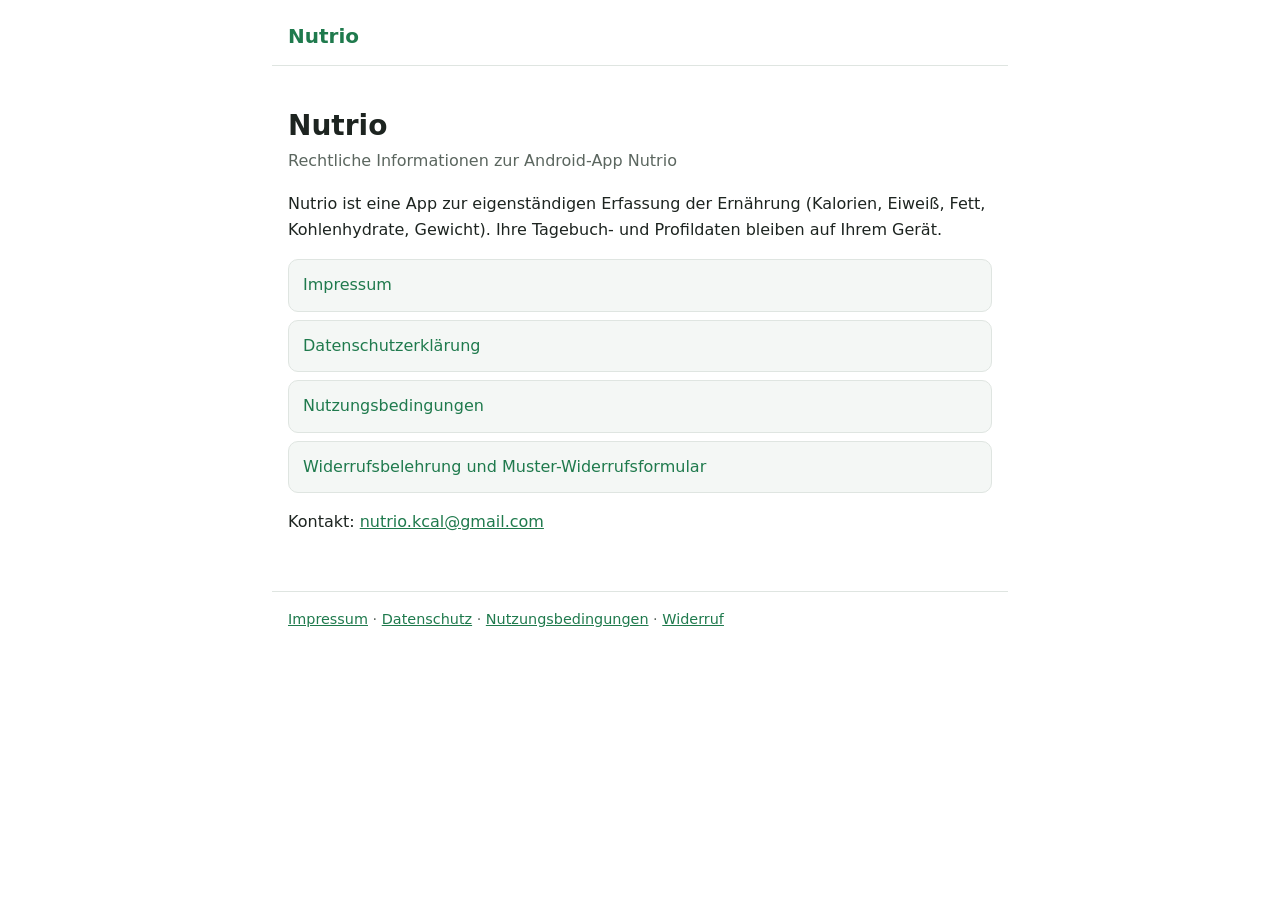
<file: index.html>
<!doctype html>
<html lang="de">
<head>
<meta charset="utf-8">
<meta name="viewport" content="width=device-width, initial-scale=1">
<title>Nutrio – Nutrio</title>
<link rel="stylesheet" href="style.css">
</head>
<body>
<header><a class="brand" href="index.html">Nutrio</a></header>
<main>
<h1>Nutrio</h1>
<p class="stand">Rechtliche Informationen zur Android-App Nutrio</p>
<p>Nutrio ist eine App zur eigenständigen Erfassung der Ernährung (Kalorien, Eiweiß, Fett, Kohlenhydrate, Gewicht). Ihre Tagebuch- und Profildaten bleiben auf Ihrem Gerät.</p>
<ul class="links">
<li><a href="impressum.html">Impressum</a></li>
<li><a href="datenschutz.html">Datenschutzerklärung</a></li>
<li><a href="nutzungsbedingungen.html">Nutzungsbedingungen</a></li>
<li><a href="widerruf.html">Widerrufsbelehrung und Muster-Widerrufsformular</a></li>
</ul>
<p>Kontakt: <a href="mailto:nutrio.kcal@gmail.com">nutrio.kcal@gmail.com</a></p>

</main>
<footer>
<nav><a href="impressum.html">Impressum</a> · <a href="datenschutz.html">Datenschutz</a> · <a href="nutzungsbedingungen.html">Nutzungsbedingungen</a> · <a href="widerruf.html">Widerruf</a></nav>
</footer>
</body>
</html>
</file>
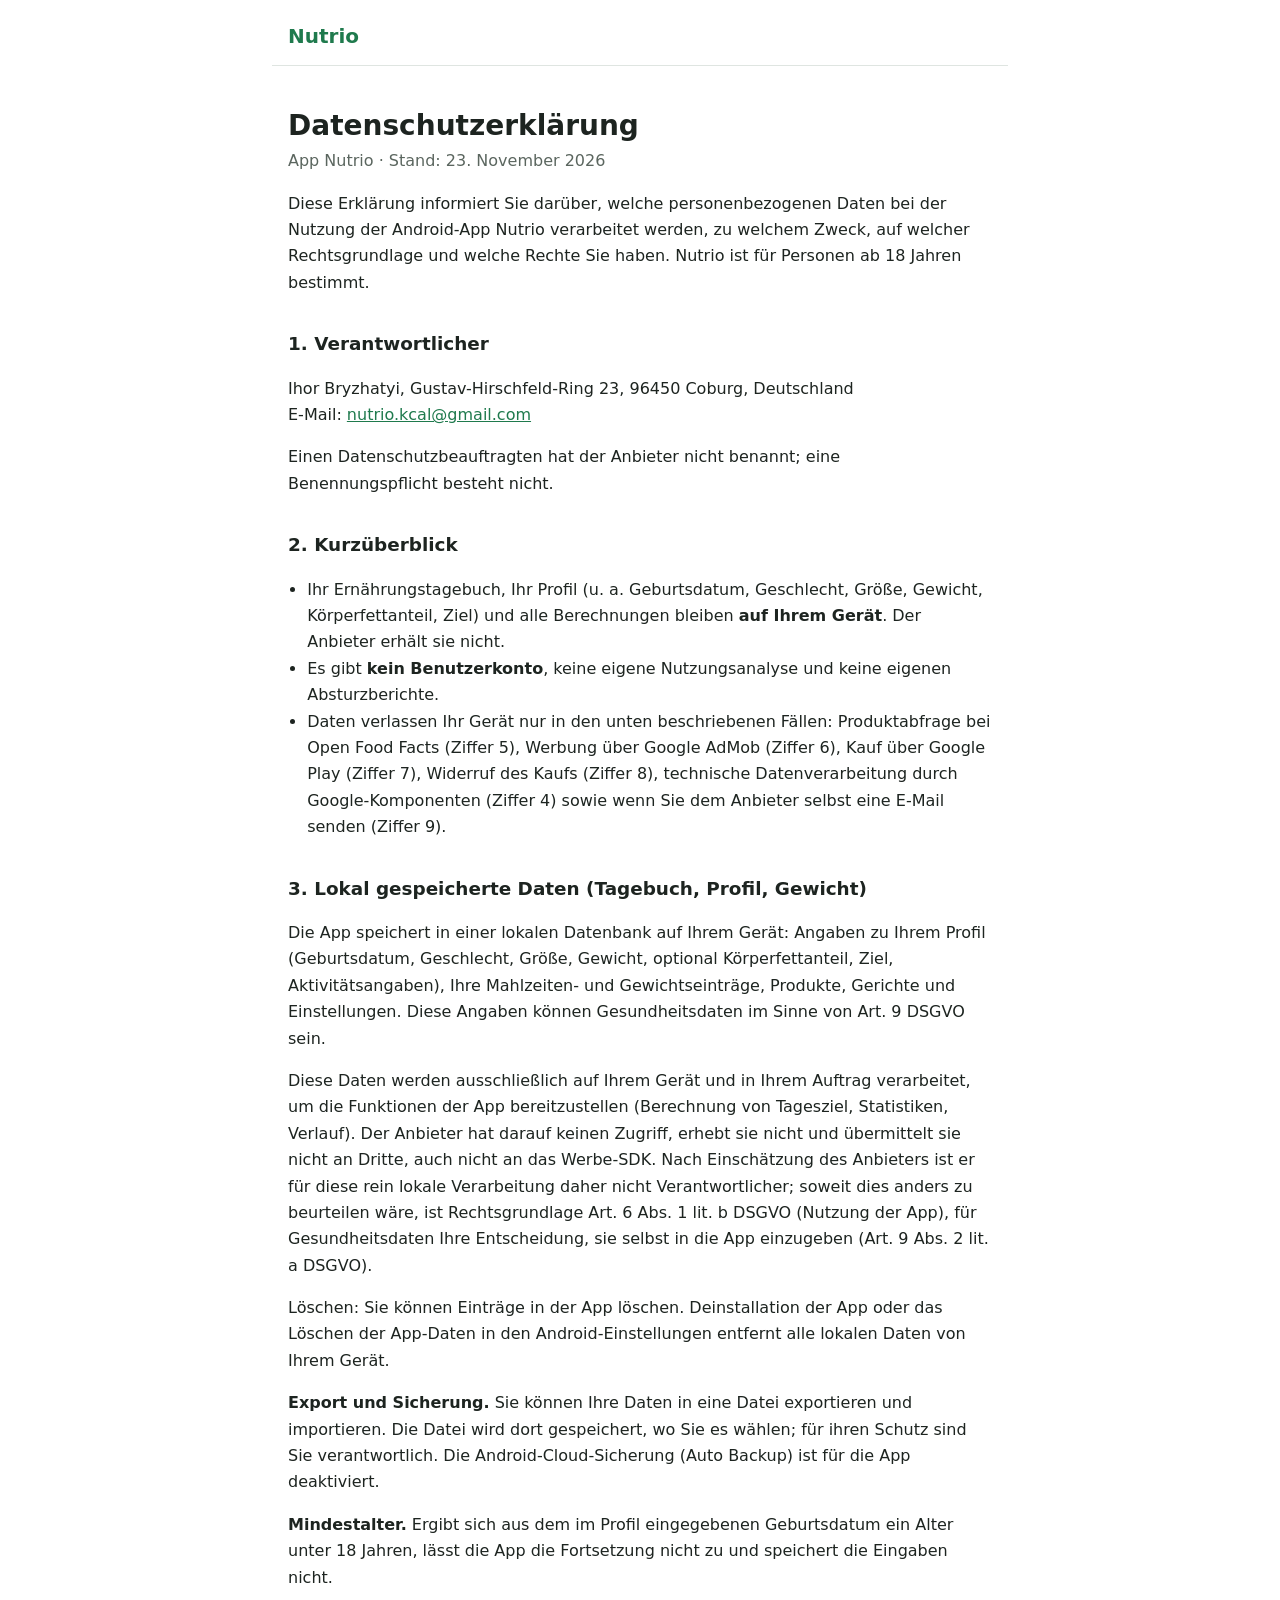
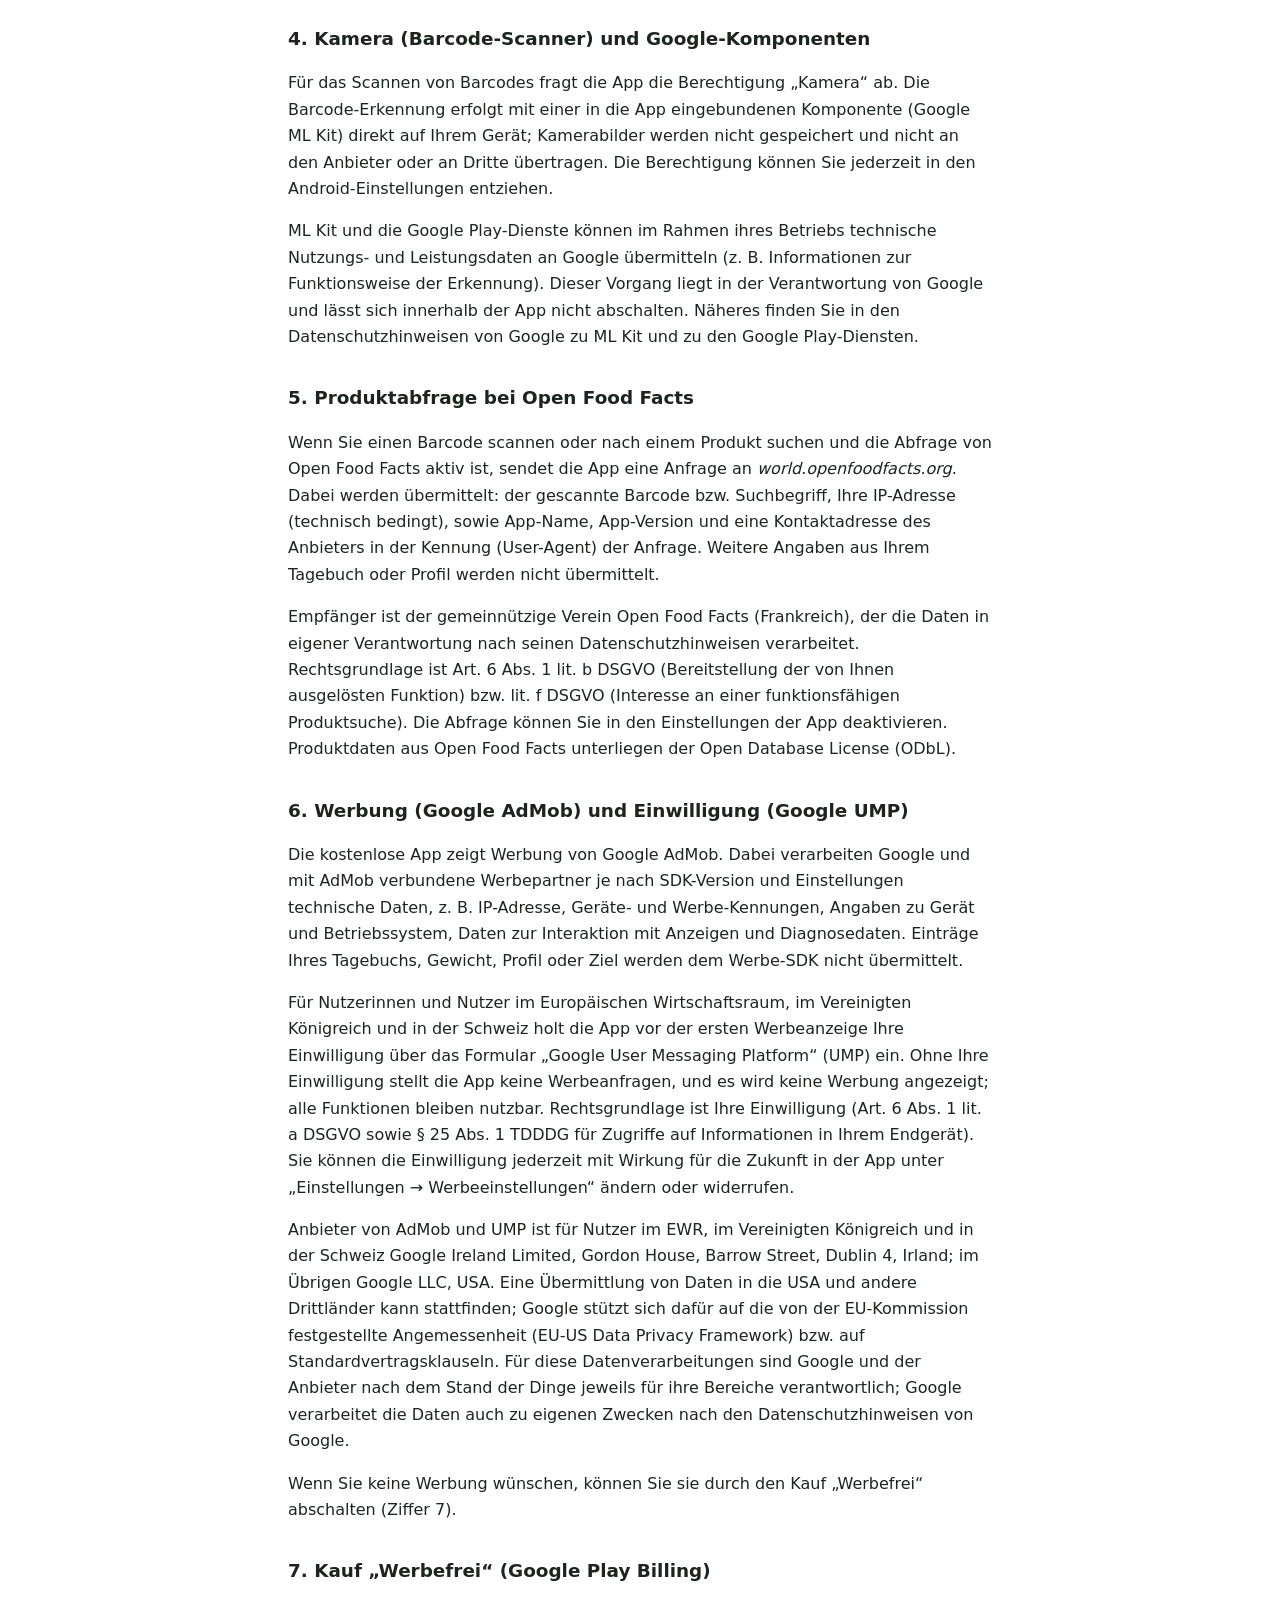
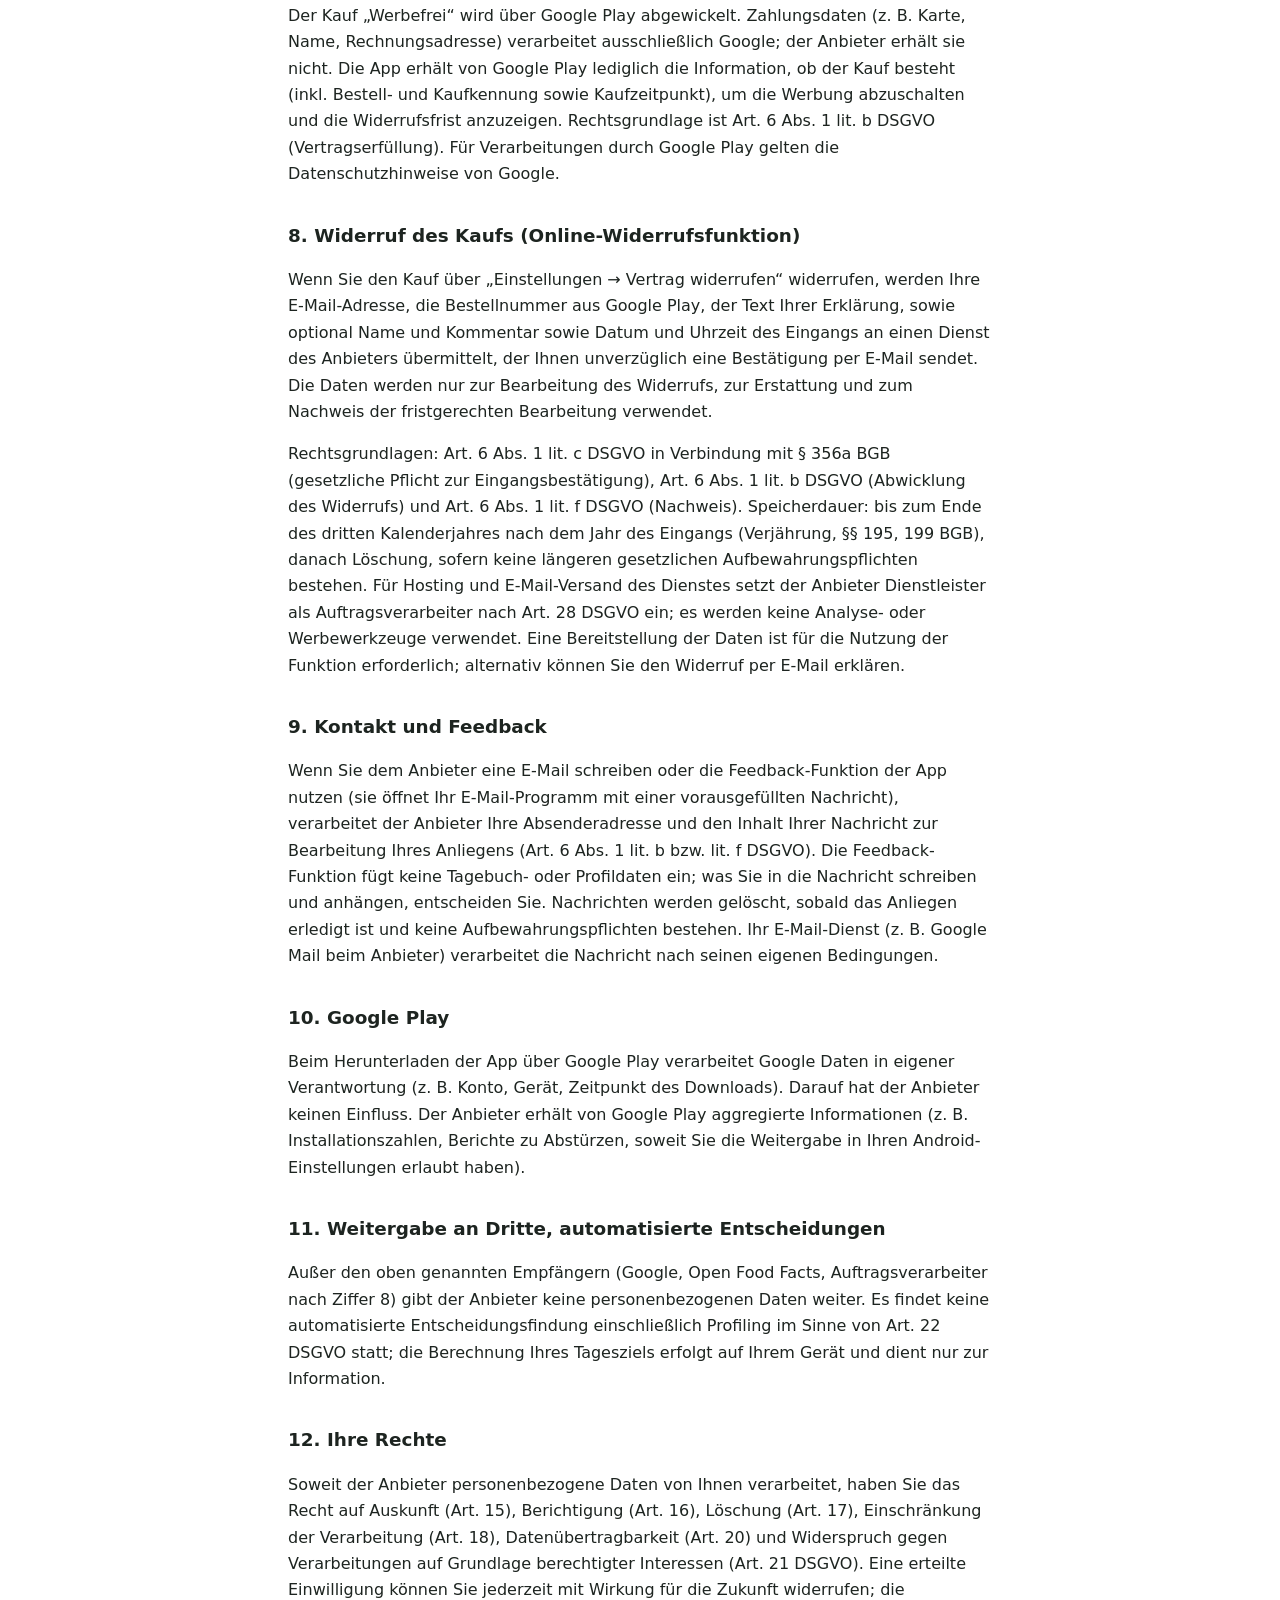
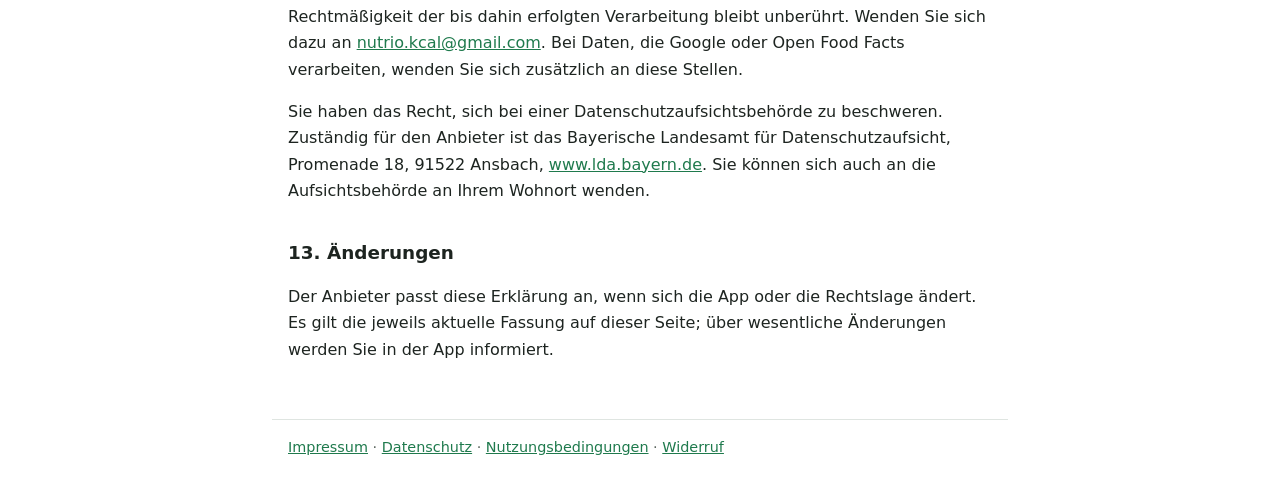
<file: datenschutz.html>
<!doctype html>
<html lang="de">
<head>
<meta charset="utf-8">
<meta name="viewport" content="width=device-width, initial-scale=1">
<title>Datenschutzerklärung – Nutrio</title>
<link rel="stylesheet" href="style.css">
</head>
<body>
<header><a class="brand" href="index.html">Nutrio</a></header>
<main>
<h1>Datenschutzerklärung</h1>
<p class="stand">App Nutrio · Stand: 23. November 2026</p>

<p>Diese Erklärung informiert Sie darüber, welche personenbezogenen Daten bei der Nutzung der Android-App Nutrio verarbeitet werden, zu welchem Zweck, auf welcher Rechtsgrundlage und welche Rechte Sie haben. Nutrio ist für Personen ab 18 Jahren bestimmt.</p>

<h2>1. Verantwortlicher</h2>
<p>
Ihor Bryzhatyi, Gustav-Hirschfeld-Ring 23, 96450 Coburg, Deutschland<br>
E-Mail: <a href="mailto:nutrio.kcal@gmail.com">nutrio.kcal@gmail.com</a>
</p>
<p>Einen Datenschutzbeauftragten hat der Anbieter nicht benannt; eine Benennungspflicht besteht nicht.</p>

<h2>2. Kurzüberblick</h2>
<ul>
<li>Ihr Ernährungstagebuch, Ihr Profil (u. a. Geburtsdatum, Geschlecht, Größe, Gewicht, Körperfettanteil, Ziel) und alle Berechnungen bleiben <strong>auf Ihrem Gerät</strong>. Der Anbieter erhält sie nicht.</li>
<li>Es gibt <strong>kein Benutzerkonto</strong>, keine eigene Nutzungsanalyse und keine eigenen Absturzberichte.</li>
<li>Daten verlassen Ihr Gerät nur in den unten beschriebenen Fällen: Produktabfrage bei Open Food Facts (Ziffer 5), Werbung über Google AdMob (Ziffer 6), Kauf über Google Play (Ziffer 7), Widerruf des Kaufs (Ziffer 8), technische Datenverarbeitung durch Google-Komponenten (Ziffer 4) sowie wenn Sie dem Anbieter selbst eine E-Mail senden (Ziffer 9).</li>
</ul>

<h2>3. Lokal gespeicherte Daten (Tagebuch, Profil, Gewicht)</h2>
<p>Die App speichert in einer lokalen Datenbank auf Ihrem Gerät: Angaben zu Ihrem Profil (Geburtsdatum, Geschlecht, Größe, Gewicht, optional Körperfettanteil, Ziel, Aktivitätsangaben), Ihre Mahlzeiten- und Gewichtseinträge, Produkte, Gerichte und Einstellungen. Diese Angaben können Gesundheitsdaten im Sinne von Art. 9 DSGVO sein.</p>
<p>Diese Daten werden ausschließlich auf Ihrem Gerät und in Ihrem Auftrag verarbeitet, um die Funktionen der App bereitzustellen (Berechnung von Tagesziel, Statistiken, Verlauf). Der Anbieter hat darauf keinen Zugriff, erhebt sie nicht und übermittelt sie nicht an Dritte, auch nicht an das Werbe-SDK. Nach Einschätzung des Anbieters ist er für diese rein lokale Verarbeitung daher nicht Verantwortlicher; soweit dies anders zu beurteilen wäre, ist Rechtsgrundlage Art. 6 Abs. 1 lit. b DSGVO (Nutzung der App), für Gesundheitsdaten Ihre Entscheidung, sie selbst in die App einzugeben (Art. 9 Abs. 2 lit. a DSGVO).</p>
<p>Löschen: Sie können Einträge in der App löschen. Deinstallation der App oder das Löschen der App-Daten in den Android-Einstellungen entfernt alle lokalen Daten von Ihrem Gerät.</p>
<p><strong>Export und Sicherung.</strong> Sie können Ihre Daten in eine Datei exportieren und importieren. Die Datei wird dort gespeichert, wo Sie es wählen; für ihren Schutz sind Sie verantwortlich. Die Android-Cloud-Sicherung (Auto Backup) ist für die App deaktiviert.</p>
<p><strong>Mindestalter.</strong> Ergibt sich aus dem im Profil eingegebenen Geburtsdatum ein Alter unter 18 Jahren, lässt die App die Fortsetzung nicht zu und speichert die Eingaben nicht.</p>

<h2>4. Kamera (Barcode-Scanner) und Google-Komponenten</h2>
<p>Für das Scannen von Barcodes fragt die App die Berechtigung „Kamera“ ab. Die Barcode-Erkennung erfolgt mit einer in die App eingebundenen Komponente (Google ML Kit) direkt auf Ihrem Gerät; Kamerabilder werden nicht gespeichert und nicht an den Anbieter oder an Dritte übertragen. Die Berechtigung können Sie jederzeit in den Android-Einstellungen entziehen.</p>
<p>ML Kit und die Google Play-Dienste können im Rahmen ihres Betriebs technische Nutzungs- und Leistungsdaten an Google übermitteln (z. B. Informationen zur Funktionsweise der Erkennung). Dieser Vorgang liegt in der Verantwortung von Google und lässt sich innerhalb der App nicht abschalten. Näheres finden Sie in den Datenschutzhinweisen von Google zu ML Kit und zu den Google Play-Diensten.</p>

<h2>5. Produktabfrage bei Open Food Facts</h2>
<p>Wenn Sie einen Barcode scannen oder nach einem Produkt suchen und die Abfrage von Open Food Facts aktiv ist, sendet die App eine Anfrage an <em>world.openfoodfacts.org</em>. Dabei werden übermittelt: der gescannte Barcode bzw. Suchbegriff, Ihre IP-Adresse (technisch bedingt), sowie App-Name, App-Version und eine Kontaktadresse des Anbieters in der Kennung (User-Agent) der Anfrage. Weitere Angaben aus Ihrem Tagebuch oder Profil werden nicht übermittelt.</p>
<p>Empfänger ist der gemeinnützige Verein Open Food Facts (Frankreich), der die Daten in eigener Verantwortung nach seinen Datenschutzhinweisen verarbeitet. Rechtsgrundlage ist Art. 6 Abs. 1 lit. b DSGVO (Bereitstellung der von Ihnen ausgelösten Funktion) bzw. lit. f DSGVO (Interesse an einer funktionsfähigen Produktsuche). Die Abfrage können Sie in den Einstellungen der App deaktivieren<!-- PRÜFEN: Schalter für Open-Food-Facts-Abfrage existiert in der veröffentlichten App-Version -->. Produktdaten aus Open Food Facts unterliegen der Open Database License (ODbL).</p>

<h2>6. Werbung (Google AdMob) und Einwilligung (Google UMP)</h2>
<p>Die kostenlose App zeigt Werbung von Google AdMob. Dabei verarbeiten Google und mit AdMob verbundene Werbepartner je nach SDK-Version und Einstellungen technische Daten, z. B. IP-Adresse, Geräte- und Werbe-Kennungen, Angaben zu Gerät und Betriebssystem, Daten zur Interaktion mit Anzeigen und Diagnosedaten. Einträge Ihres Tagebuchs, Gewicht, Profil oder Ziel werden dem Werbe-SDK nicht übermittelt.</p>
<p>Für Nutzerinnen und Nutzer im Europäischen Wirtschaftsraum, im Vereinigten Königreich und in der Schweiz holt die App vor der ersten Werbeanzeige Ihre Einwilligung über das Formular „Google User Messaging Platform“ (UMP) ein. Ohne Ihre Einwilligung stellt die App keine Werbeanfragen, und es wird keine Werbung angezeigt; alle Funktionen bleiben nutzbar. Rechtsgrundlage ist Ihre Einwilligung (Art. 6 Abs. 1 lit. a DSGVO sowie § 25 Abs. 1 TDDDG für Zugriffe auf Informationen in Ihrem Endgerät). Sie können die Einwilligung jederzeit mit Wirkung für die Zukunft in der App unter „Einstellungen → Werbeeinstellungen“ ändern oder widerrufen.</p>
<p>Anbieter von AdMob und UMP ist für Nutzer im EWR, im Vereinigten Königreich und in der Schweiz Google Ireland Limited, Gordon House, Barrow Street, Dublin 4, Irland; im Übrigen Google LLC, USA. Eine Übermittlung von Daten in die USA und andere Drittländer kann stattfinden; Google stützt sich dafür auf die von der EU-Kommission festgestellte Angemessenheit (EU-US Data Privacy Framework) bzw. auf Standardvertragsklauseln. Für diese Datenverarbeitungen sind Google und der Anbieter nach dem Stand der Dinge jeweils für ihre Bereiche verantwortlich; Google verarbeitet die Daten auch zu eigenen Zwecken nach den Datenschutzhinweisen von Google.</p>
<p>Wenn Sie keine Werbung wünschen, können Sie sie durch den Kauf „Werbefrei“ abschalten (Ziffer 7).</p>

<h2>7. Kauf „Werbefrei“ (Google Play Billing)</h2>
<p>Der Kauf „Werbefrei“ wird über Google Play abgewickelt. Zahlungsdaten (z. B. Karte, Name, Rechnungsadresse) verarbeitet ausschließlich Google; der Anbieter erhält sie nicht. Die App erhält von Google Play lediglich die Information, ob der Kauf besteht (inkl. Bestell- und Kaufkennung sowie Kaufzeitpunkt), um die Werbung abzuschalten und die Widerrufsfrist anzuzeigen. Rechtsgrundlage ist Art. 6 Abs. 1 lit. b DSGVO (Vertragserfüllung). Für Verarbeitungen durch Google Play gelten die Datenschutzhinweise von Google.</p>

<h2>8. Widerruf des Kaufs (Online-Widerrufsfunktion)</h2>
<p>Wenn Sie den Kauf über „Einstellungen → Vertrag widerrufen“ widerrufen, werden Ihre E-Mail-Adresse, die Bestellnummer aus Google Play, der Text Ihrer Erklärung, sowie optional Name und Kommentar sowie Datum und Uhrzeit des Eingangs an einen Dienst des Anbieters übermittelt, der Ihnen unverzüglich eine Bestätigung per E-Mail sendet. Die Daten werden nur zur Bearbeitung des Widerrufs, zur Erstattung und zum Nachweis der fristgerechten Bearbeitung verwendet.</p>
<p>Rechtsgrundlagen: Art. 6 Abs. 1 lit. c DSGVO in Verbindung mit § 356a BGB (gesetzliche Pflicht zur Eingangsbestätigung), Art. 6 Abs. 1 lit. b DSGVO (Abwicklung des Widerrufs) und Art. 6 Abs. 1 lit. f DSGVO (Nachweis). Speicherdauer: bis zum Ende des dritten Kalenderjahres nach dem Jahr des Eingangs (Verjährung, §§ 195, 199 BGB), danach Löschung, sofern keine längeren gesetzlichen Aufbewahrungspflichten bestehen. Für Hosting und E-Mail-Versand des Dienstes setzt der Anbieter Dienstleister als Auftragsverarbeiter nach Art. 28 DSGVO ein; es werden keine Analyse- oder Werbewerkzeuge verwendet. Eine Bereitstellung der Daten ist für die Nutzung der Funktion erforderlich; alternativ können Sie den Widerruf per E-Mail erklären.</p>

<h2>9. Kontakt und Feedback</h2>
<p>Wenn Sie dem Anbieter eine E-Mail schreiben oder die Feedback-Funktion der App nutzen (sie öffnet Ihr E-Mail-Programm mit einer vorausgefüllten Nachricht), verarbeitet der Anbieter Ihre Absenderadresse und den Inhalt Ihrer Nachricht zur Bearbeitung Ihres Anliegens (Art. 6 Abs. 1 lit. b bzw. lit. f DSGVO). Die Feedback-Funktion fügt keine Tagebuch- oder Profildaten ein; was Sie in die Nachricht schreiben und anhängen, entscheiden Sie. Nachrichten werden gelöscht, sobald das Anliegen erledigt ist und keine Aufbewahrungspflichten bestehen. Ihr E-Mail-Dienst (z. B. Google Mail beim Anbieter) verarbeitet die Nachricht nach seinen eigenen Bedingungen.</p>

<h2>10. Google Play</h2>
<p>Beim Herunterladen der App über Google Play verarbeitet Google Daten in eigener Verantwortung (z. B. Konto, Gerät, Zeitpunkt des Downloads). Darauf hat der Anbieter keinen Einfluss. Der Anbieter erhält von Google Play aggregierte Informationen (z. B. Installationszahlen, Berichte zu Abstürzen, soweit Sie die Weitergabe in Ihren Android-Einstellungen erlaubt haben).</p>

<h2>11. Weitergabe an Dritte, automatisierte Entscheidungen</h2>
<p>Außer den oben genannten Empfängern (Google, Open Food Facts, Auftragsverarbeiter nach Ziffer 8) gibt der Anbieter keine personenbezogenen Daten weiter. Es findet keine automatisierte Entscheidungsfindung einschließlich Profiling im Sinne von Art. 22 DSGVO statt; die Berechnung Ihres Tagesziels erfolgt auf Ihrem Gerät und dient nur zur Information.</p>

<h2>12. Ihre Rechte</h2>
<p>Soweit der Anbieter personenbezogene Daten von Ihnen verarbeitet, haben Sie das Recht auf Auskunft (Art. 15), Berichtigung (Art. 16), Löschung (Art. 17), Einschränkung der Verarbeitung (Art. 18), Datenübertragbarkeit (Art. 20) und Widerspruch gegen Verarbeitungen auf Grundlage berechtigter Interessen (Art. 21 DSGVO). Eine erteilte Einwilligung können Sie jederzeit mit Wirkung für die Zukunft widerrufen; die Rechtmäßigkeit der bis dahin erfolgten Verarbeitung bleibt unberührt. Wenden Sie sich dazu an <a href="mailto:nutrio.kcal@gmail.com">nutrio.kcal@gmail.com</a>. Bei Daten, die Google oder Open Food Facts verarbeiten, wenden Sie sich zusätzlich an diese Stellen.</p>
<p>Sie haben das Recht, sich bei einer Datenschutzaufsichtsbehörde zu beschweren. Zuständig für den Anbieter ist das Bayerische Landesamt für Datenschutzaufsicht, Promenade 18, 91522 Ansbach, <a href="https://www.lda.bayern.de" rel="noopener">www.lda.bayern.de</a>. Sie können sich auch an die Aufsichtsbehörde an Ihrem Wohnort wenden.</p>

<h2>13. Änderungen</h2>
<p>Der Anbieter passt diese Erklärung an, wenn sich die App oder die Rechtslage ändert. Es gilt die jeweils aktuelle Fassung auf dieser Seite; über wesentliche Änderungen werden Sie in der App informiert.</p>

</main>
<footer>
<nav><a href="impressum.html">Impressum</a> · <a href="datenschutz.html">Datenschutz</a> · <a href="nutzungsbedingungen.html">Nutzungsbedingungen</a> · <a href="widerruf.html">Widerruf</a></nav>
</footer>
</body>
</html>
</file>
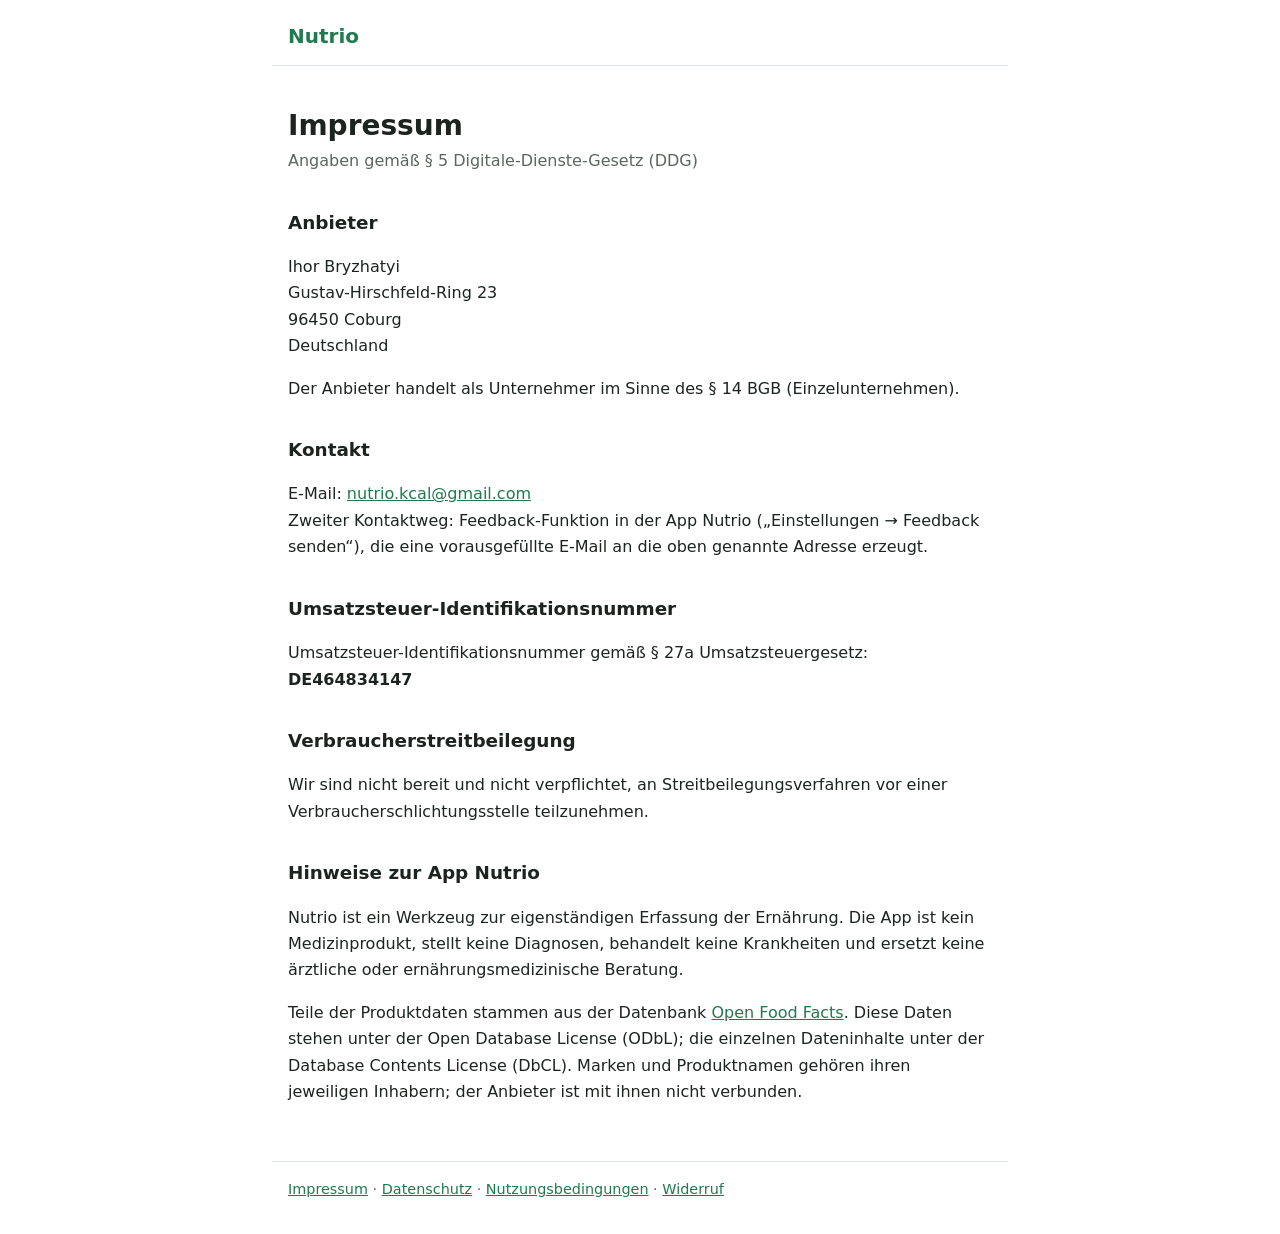
<file: impressum.html>
<!doctype html>
<html lang="de">
<head>
<meta charset="utf-8">
<meta name="viewport" content="width=device-width, initial-scale=1">
<title>Impressum – Nutrio</title>
<link rel="stylesheet" href="style.css">
</head>
<body>
<header><a class="brand" href="index.html">Nutrio</a></header>
<main>
<h1>Impressum</h1>
<p class="stand">Angaben gemäß § 5 Digitale-Dienste-Gesetz (DDG)</p>

<h2>Anbieter</h2>
<p>
Ihor Bryzhatyi<br>
Gustav-Hirschfeld-Ring 23<br>
96450 Coburg<br>
Deutschland
</p>
<p>Der Anbieter handelt als Unternehmer im Sinne des § 14 BGB (Einzelunternehmen).</p>

<h2>Kontakt</h2>
<p>
E-Mail: <a href="mailto:nutrio.kcal@gmail.com">nutrio.kcal@gmail.com</a><br>
Zweiter Kontaktweg: Feedback-Funktion in der App Nutrio („Einstellungen → Feedback senden“), die eine vorausgefüllte E-Mail an die oben genannte Adresse erzeugt.
</p>

<h2>Umsatzsteuer-Identifikationsnummer</h2>
<p>Umsatzsteuer-Identifikationsnummer gemäß § 27a Umsatzsteuergesetz: <strong>DE464834147</strong></p>

<h2>Verbraucherstreitbeilegung</h2>
<p>Wir sind nicht bereit und nicht verpflichtet, an Streitbeilegungsverfahren vor einer Verbraucherschlichtungsstelle teilzunehmen.</p>

<h2>Hinweise zur App Nutrio</h2>
<p>
Nutrio ist ein Werkzeug zur eigenständigen Erfassung der Ernährung. Die App ist kein Medizinprodukt, stellt keine Diagnosen, behandelt keine Krankheiten und ersetzt keine ärztliche oder ernährungsmedizinische Beratung.
</p>
<p>
Teile der Produktdaten stammen aus der Datenbank <a href="https://world.openfoodfacts.org/" rel="noopener">Open Food Facts</a>. Diese Daten stehen unter der Open Database License (ODbL); die einzelnen Dateninhalte unter der Database Contents License (DbCL). Marken und Produktnamen gehören ihren jeweiligen Inhabern; der Anbieter ist mit ihnen nicht verbunden.
</p>

</main>
<footer>
<nav><a href="impressum.html">Impressum</a> · <a href="datenschutz.html">Datenschutz</a> · <a href="nutzungsbedingungen.html">Nutzungsbedingungen</a> · <a href="widerruf.html">Widerruf</a></nav>
</footer>
</body>
</html>
</file>
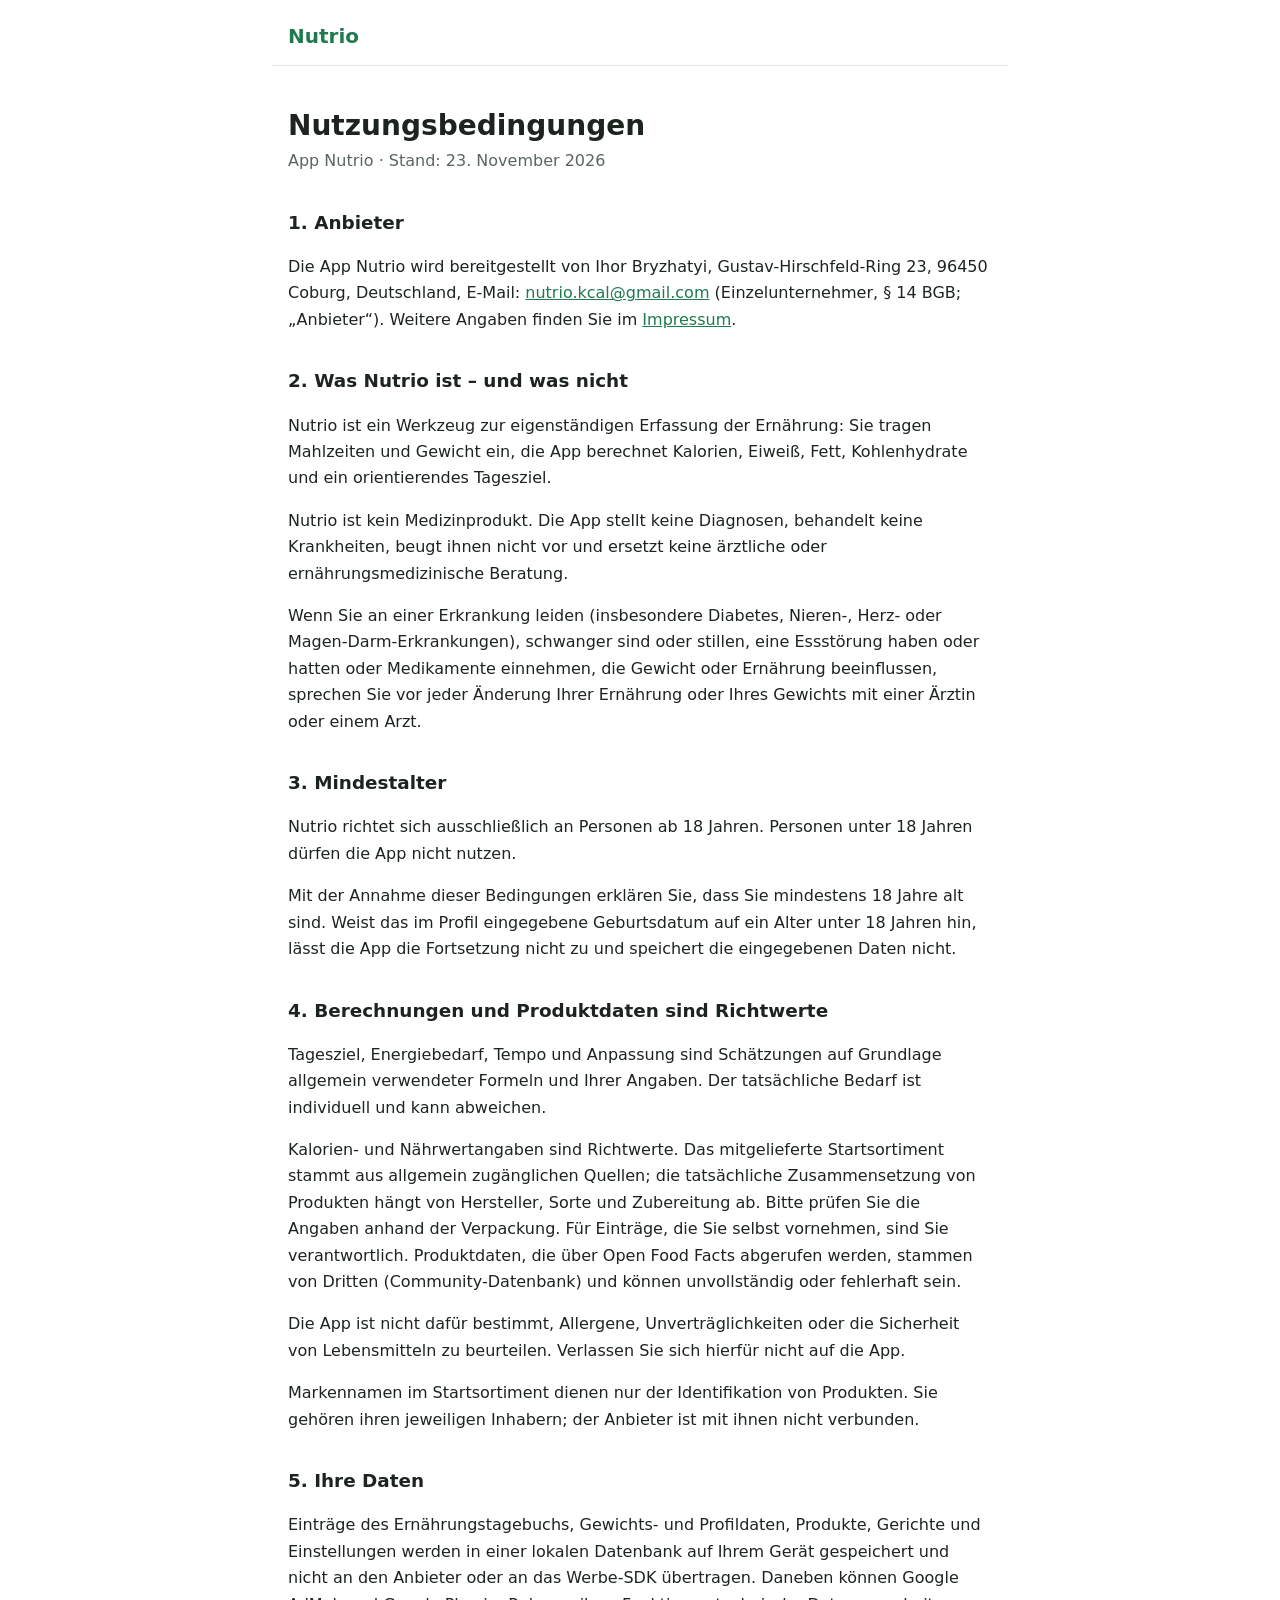
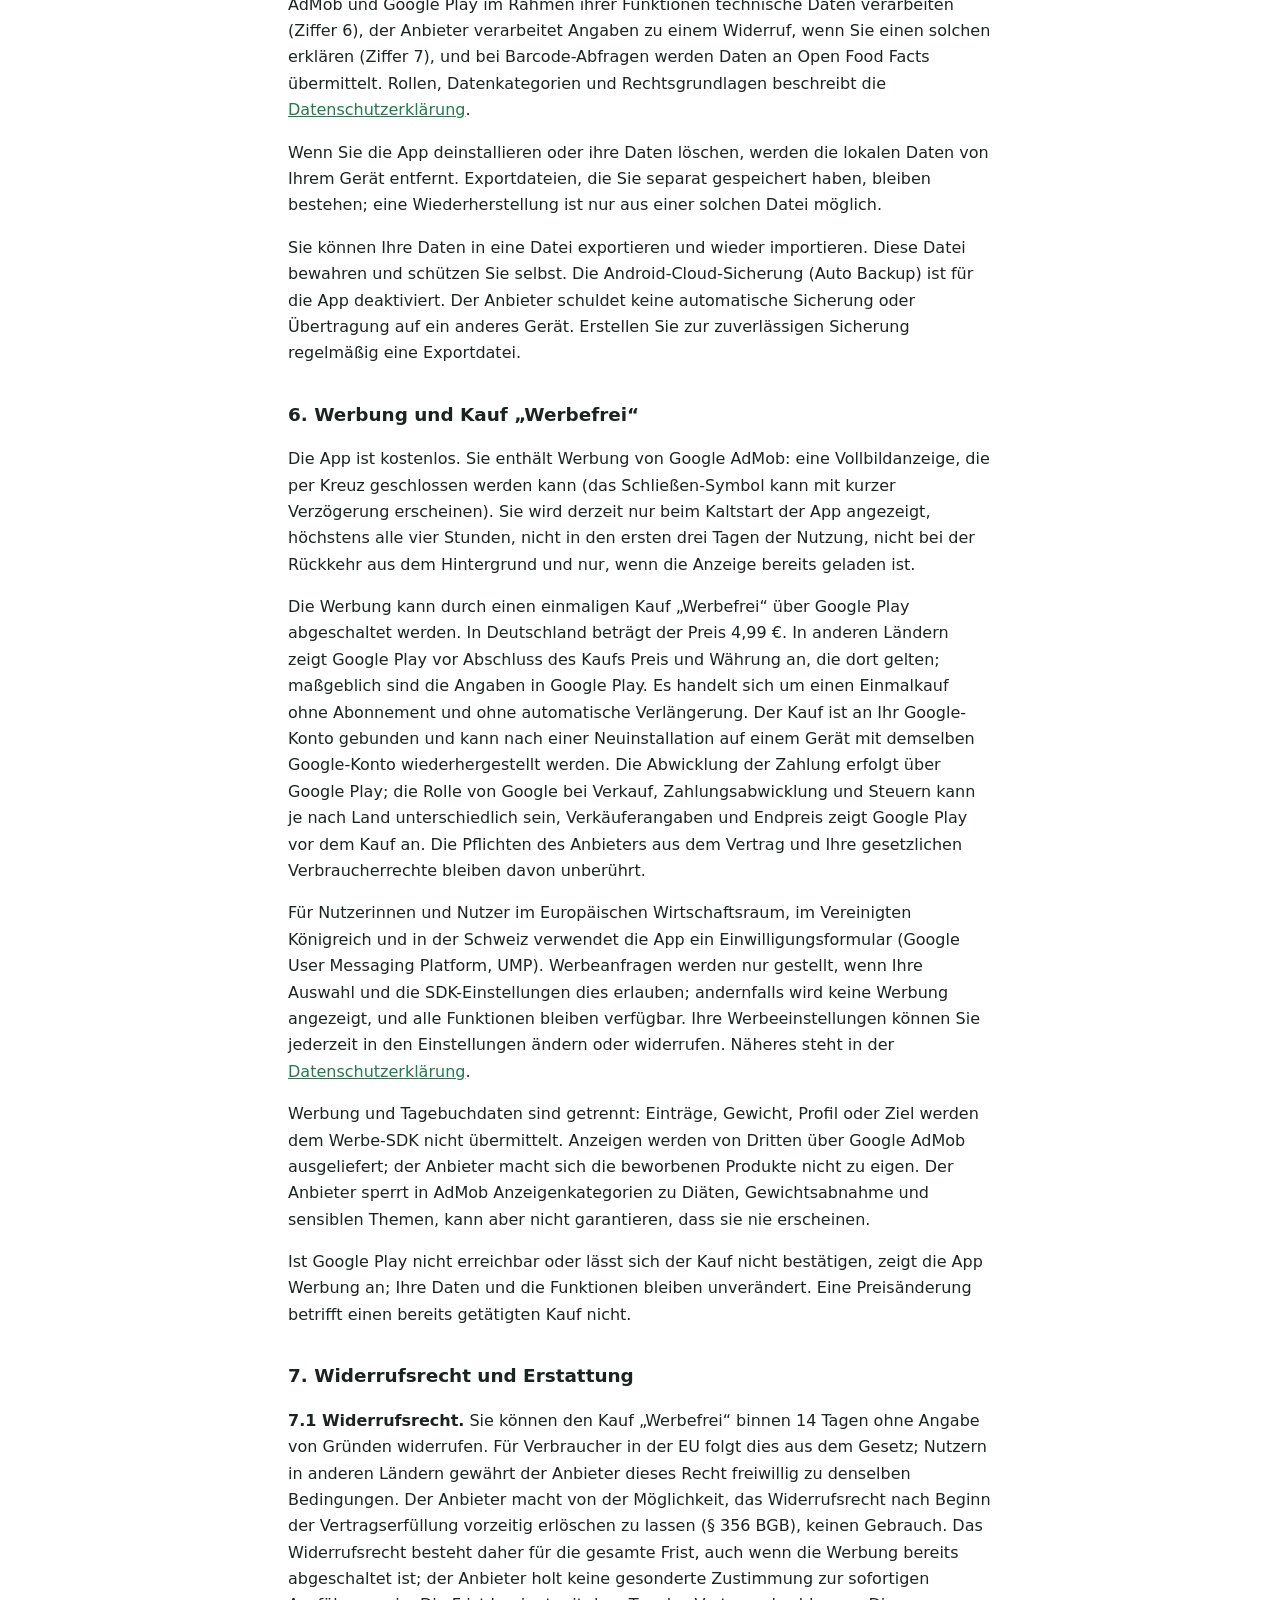
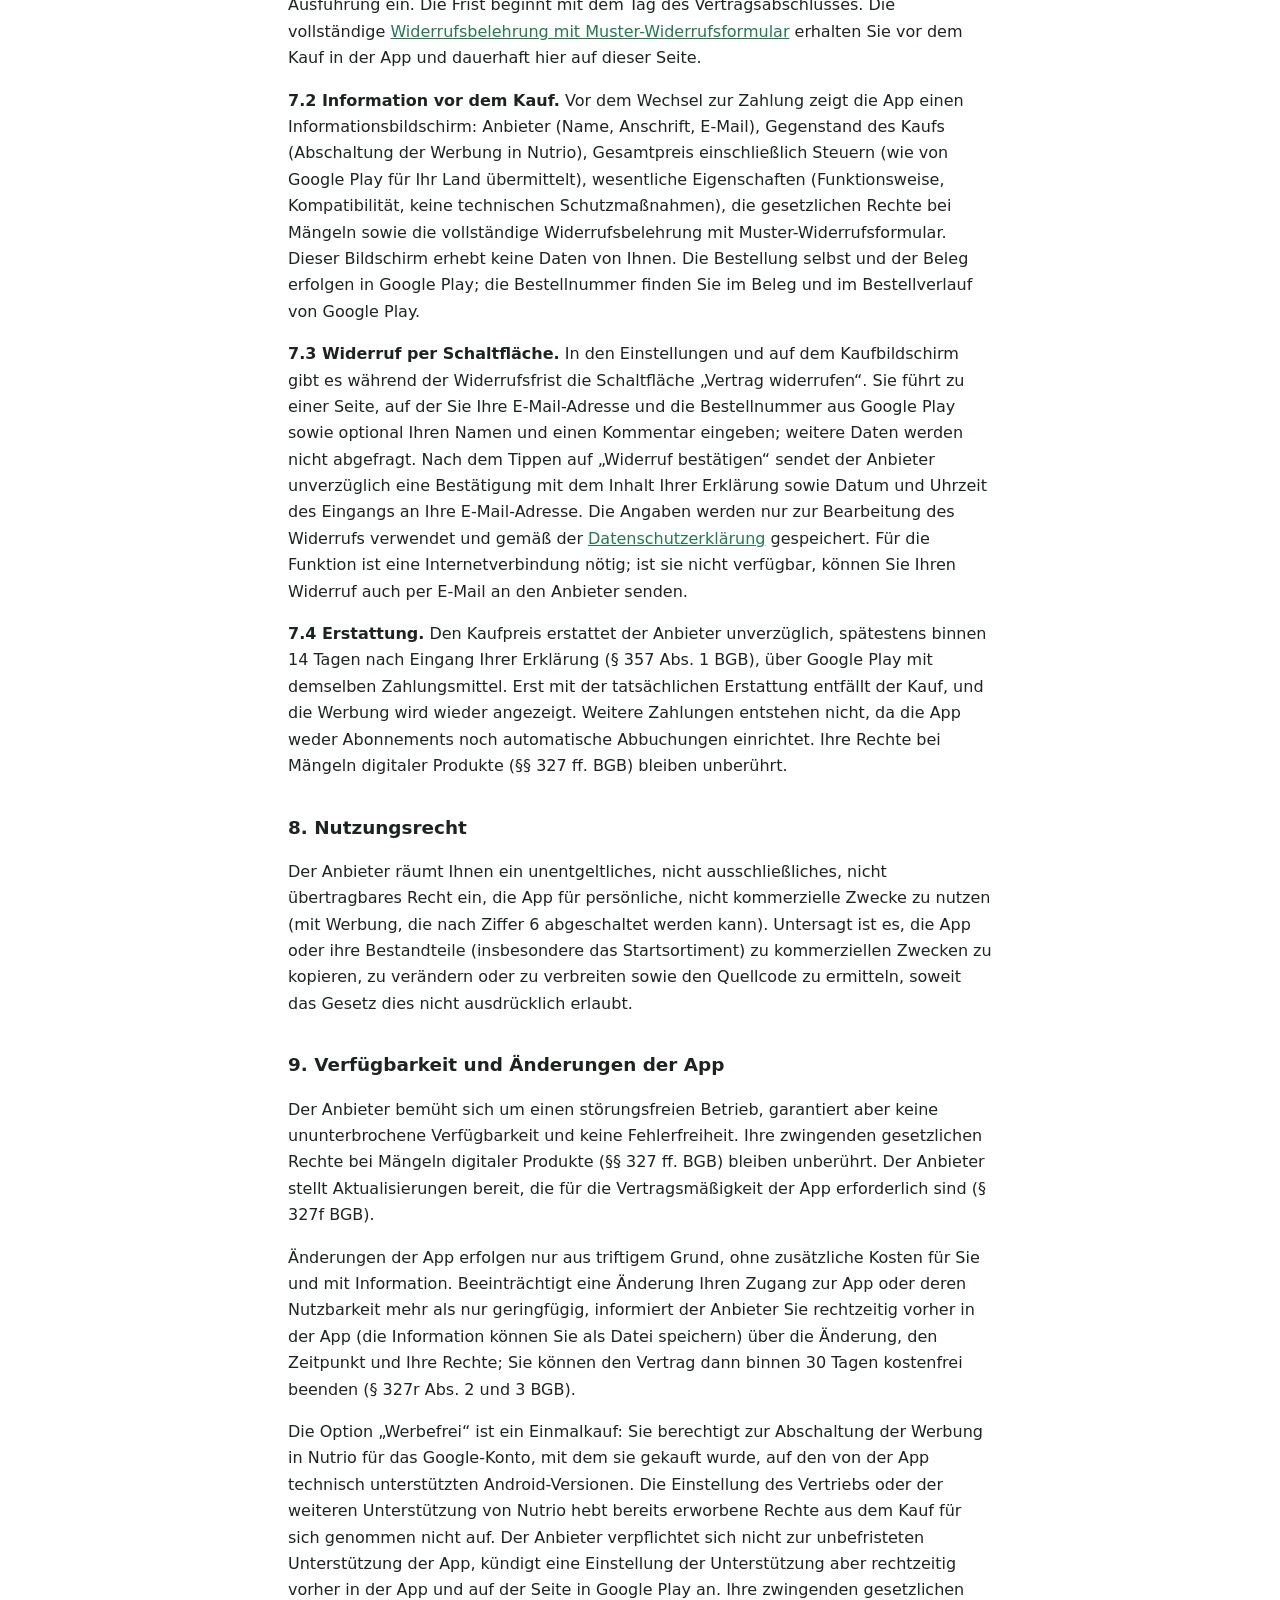
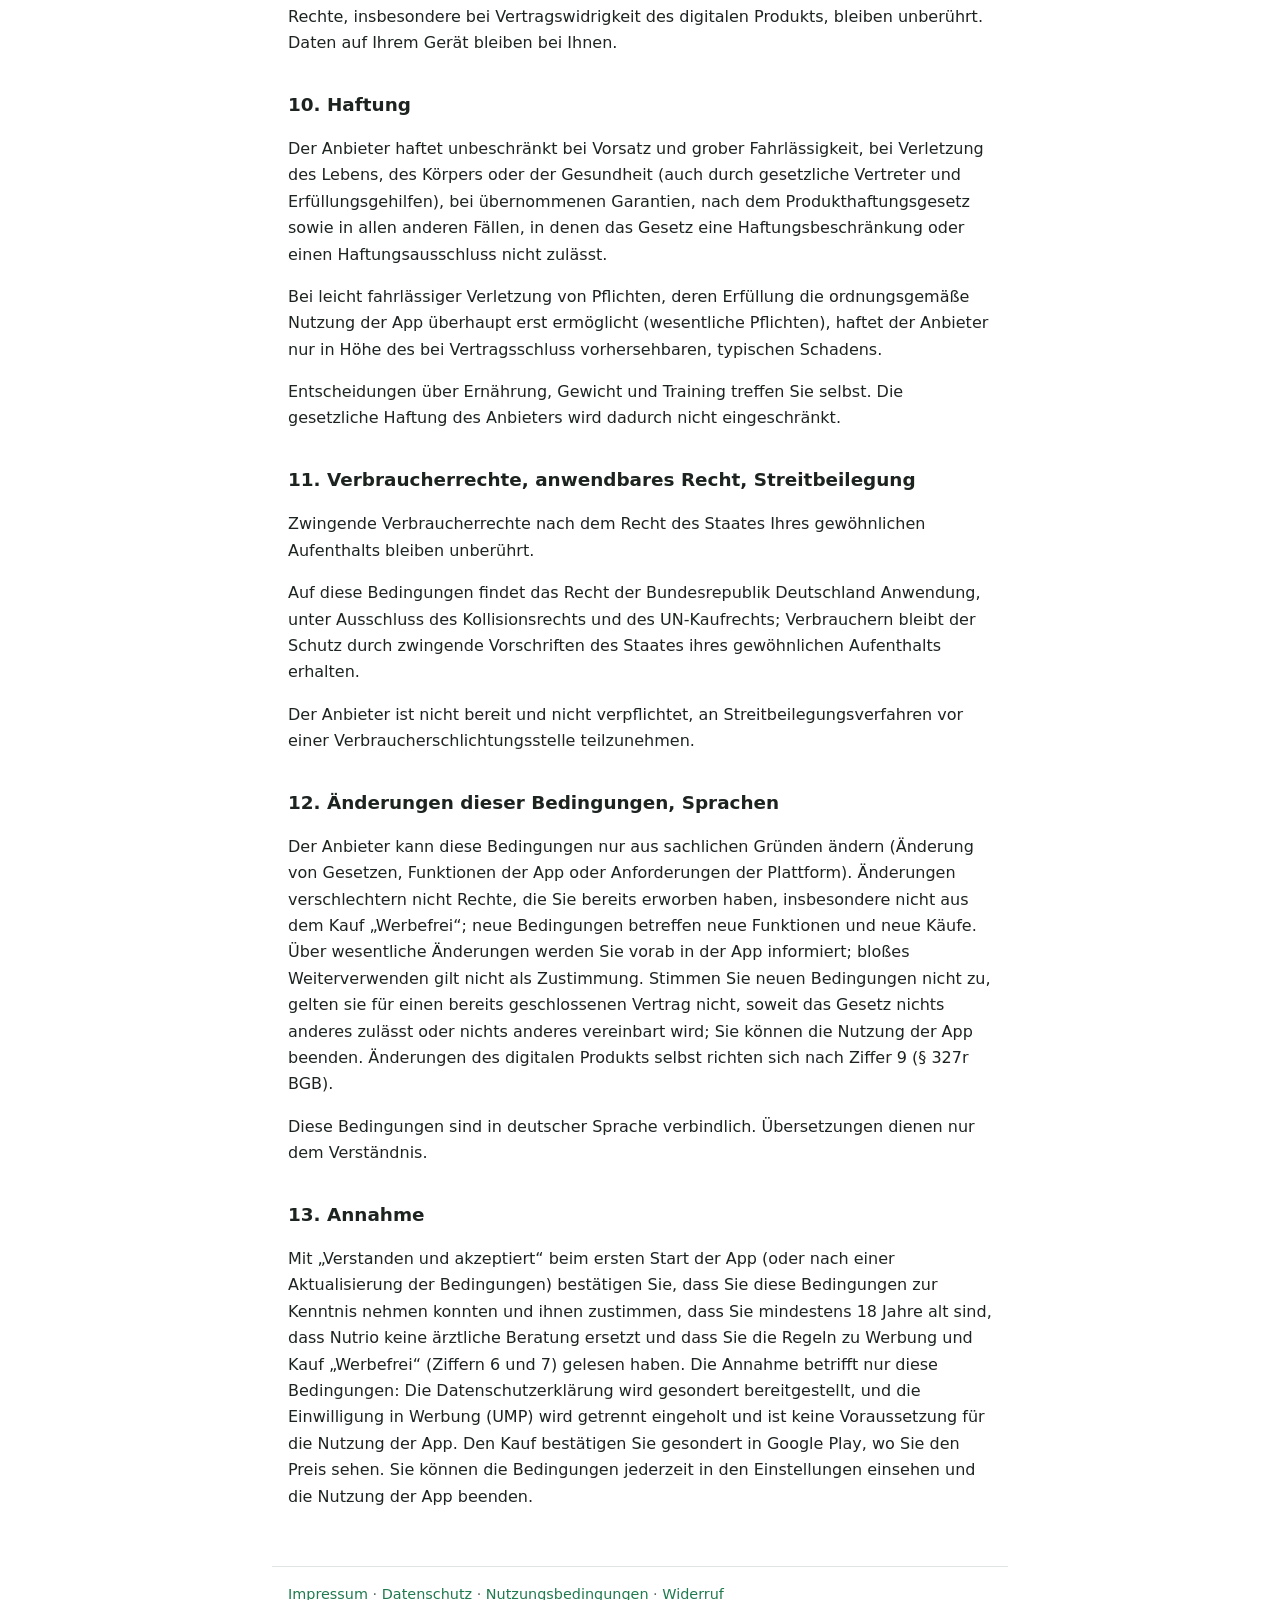
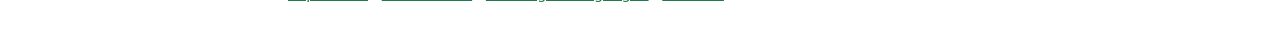
<file: nutzungsbedingungen.html>
<!doctype html>
<html lang="de">
<head>
<meta charset="utf-8">
<meta name="viewport" content="width=device-width, initial-scale=1">
<title>Nutzungsbedingungen – Nutrio</title>
<link rel="stylesheet" href="style.css">
</head>
<body>
<header><a class="brand" href="index.html">Nutrio</a></header>
<main>
<h1>Nutzungsbedingungen</h1>
<p class="stand">App Nutrio · Stand: 23. November 2026</p>

<h2>1. Anbieter</h2>
<p>Die App Nutrio wird bereitgestellt von Ihor Bryzhatyi, Gustav-Hirschfeld-Ring 23, 96450 Coburg, Deutschland, E-Mail: <a href="mailto:nutrio.kcal@gmail.com">nutrio.kcal@gmail.com</a> (Einzelunternehmer, § 14 BGB; „Anbieter“). Weitere Angaben finden Sie im <a href="impressum.html">Impressum</a>.</p>

<h2>2. Was Nutrio ist – und was nicht</h2>
<p>Nutrio ist ein Werkzeug zur eigenständigen Erfassung der Ernährung: Sie tragen Mahlzeiten und Gewicht ein, die App berechnet Kalorien, Eiweiß, Fett, Kohlenhydrate und ein orientierendes Tagesziel.</p>
<p>Nutrio ist kein Medizinprodukt. Die App stellt keine Diagnosen, behandelt keine Krankheiten, beugt ihnen nicht vor und ersetzt keine ärztliche oder ernährungsmedizinische Beratung.</p>
<p>Wenn Sie an einer Erkrankung leiden (insbesondere Diabetes, Nieren-, Herz- oder Magen-Darm-Erkrankungen), schwanger sind oder stillen, eine Essstörung haben oder hatten oder Medikamente einnehmen, die Gewicht oder Ernährung beeinflussen, sprechen Sie vor jeder Änderung Ihrer Ernährung oder Ihres Gewichts mit einer Ärztin oder einem Arzt.</p>

<h2>3. Mindestalter</h2>
<p>Nutrio richtet sich ausschließlich an Personen ab 18 Jahren. Personen unter 18 Jahren dürfen die App nicht nutzen.</p>
<p>Mit der Annahme dieser Bedingungen erklären Sie, dass Sie mindestens 18 Jahre alt sind. Weist das im Profil eingegebene Geburtsdatum auf ein Alter unter 18 Jahren hin, lässt die App die Fortsetzung nicht zu und speichert die eingegebenen Daten nicht.</p>

<h2>4. Berechnungen und Produktdaten sind Richtwerte</h2>
<p>Tagesziel, Energiebedarf, Tempo und Anpassung sind Schätzungen auf Grundlage allgemein verwendeter Formeln und Ihrer Angaben. Der tatsächliche Bedarf ist individuell und kann abweichen.</p>
<p>Kalorien- und Nährwertangaben sind Richtwerte. Das mitgelieferte Startsortiment stammt aus allgemein zugänglichen Quellen; die tatsächliche Zusammensetzung von Produkten hängt von Hersteller, Sorte und Zubereitung ab. Bitte prüfen Sie die Angaben anhand der Verpackung. Für Einträge, die Sie selbst vornehmen, sind Sie verantwortlich. Produktdaten, die über Open Food Facts abgerufen werden, stammen von Dritten (Community-Datenbank) und können unvollständig oder fehlerhaft sein.</p>
<p>Die App ist nicht dafür bestimmt, Allergene, Unverträglichkeiten oder die Sicherheit von Lebensmitteln zu beurteilen. Verlassen Sie sich hierfür nicht auf die App.</p>
<p>Markennamen im Startsortiment dienen nur der Identifikation von Produkten. Sie gehören ihren jeweiligen Inhabern; der Anbieter ist mit ihnen nicht verbunden.</p>

<h2>5. Ihre Daten</h2>
<p>Einträge des Ernährungstagebuchs, Gewichts- und Profildaten, Produkte, Gerichte und Einstellungen werden in einer lokalen Datenbank auf Ihrem Gerät gespeichert und nicht an den Anbieter oder an das Werbe-SDK übertragen. Daneben können Google AdMob und Google Play im Rahmen ihrer Funktionen technische Daten verarbeiten (Ziffer 6), der Anbieter verarbeitet Angaben zu einem Widerruf, wenn Sie einen solchen erklären (Ziffer 7), und bei Barcode-Abfragen werden Daten an Open Food Facts übermittelt. Rollen, Datenkategorien und Rechtsgrundlagen beschreibt die <a href="datenschutz.html">Datenschutzerklärung</a>.</p>
<p>Wenn Sie die App deinstallieren oder ihre Daten löschen, werden die lokalen Daten von Ihrem Gerät entfernt. Exportdateien, die Sie separat gespeichert haben, bleiben bestehen; eine Wiederherstellung ist nur aus einer solchen Datei möglich.</p>
<p>Sie können Ihre Daten in eine Datei exportieren und wieder importieren. Diese Datei bewahren und schützen Sie selbst. Die Android-Cloud-Sicherung (Auto Backup) ist für die App deaktiviert. Der Anbieter schuldet keine automatische Sicherung oder Übertragung auf ein anderes Gerät. Erstellen Sie zur zuverlässigen Sicherung regelmäßig eine Exportdatei.</p>

<h2>6. Werbung und Kauf „Werbefrei“</h2>
<p>Die App ist kostenlos. Sie enthält Werbung von Google AdMob: eine Vollbildanzeige, die per Kreuz geschlossen werden kann (das Schließen-Symbol kann mit kurzer Verzögerung erscheinen). Sie wird derzeit nur beim Kaltstart der App angezeigt, höchstens alle vier Stunden, nicht in den ersten drei Tagen der Nutzung, nicht bei der Rückkehr aus dem Hintergrund und nur, wenn die Anzeige bereits geladen ist.</p>
<p>Die Werbung kann durch einen einmaligen Kauf „Werbefrei“ über Google Play abgeschaltet werden. In Deutschland beträgt der Preis 4,99 €. In anderen Ländern zeigt Google Play vor Abschluss des Kaufs Preis und Währung an, die dort gelten; maßgeblich sind die Angaben in Google Play. Es handelt sich um einen Einmalkauf ohne Abonnement und ohne automatische Verlängerung. Der Kauf ist an Ihr Google-Konto gebunden und kann nach einer Neuinstallation auf einem Gerät mit demselben Google-Konto wiederhergestellt werden. Die Abwicklung der Zahlung erfolgt über Google Play; die Rolle von Google bei Verkauf, Zahlungsabwicklung und Steuern kann je nach Land unterschiedlich sein, Verkäuferangaben und Endpreis zeigt Google Play vor dem Kauf an. Die Pflichten des Anbieters aus dem Vertrag und Ihre gesetzlichen Verbraucherrechte bleiben davon unberührt.</p>
<p>Für Nutzerinnen und Nutzer im Europäischen Wirtschaftsraum, im Vereinigten Königreich und in der Schweiz verwendet die App ein Einwilligungsformular (Google User Messaging Platform, UMP). Werbeanfragen werden nur gestellt, wenn Ihre Auswahl und die SDK-Einstellungen dies erlauben; andernfalls wird keine Werbung angezeigt, und alle Funktionen bleiben verfügbar. Ihre Werbeeinstellungen können Sie jederzeit in den Einstellungen ändern oder widerrufen. Näheres steht in der <a href="datenschutz.html">Datenschutzerklärung</a>.</p>
<p>Werbung und Tagebuchdaten sind getrennt: Einträge, Gewicht, Profil oder Ziel werden dem Werbe-SDK nicht übermittelt. Anzeigen werden von Dritten über Google AdMob ausgeliefert; der Anbieter macht sich die beworbenen Produkte nicht zu eigen. Der Anbieter sperrt in AdMob Anzeigenkategorien zu Diäten, Gewichtsabnahme und sensiblen Themen, kann aber nicht garantieren, dass sie nie erscheinen.</p>
<p>Ist Google Play nicht erreichbar oder lässt sich der Kauf nicht bestätigen, zeigt die App Werbung an; Ihre Daten und die Funktionen bleiben unverändert. Eine Preisänderung betrifft einen bereits getätigten Kauf nicht.</p>

<h2>7. Widerrufsrecht und Erstattung</h2>
<p><strong>7.1 Widerrufsrecht.</strong> Sie können den Kauf „Werbefrei“ binnen 14 Tagen ohne Angabe von Gründen widerrufen. Für Verbraucher in der EU folgt dies aus dem Gesetz; Nutzern in anderen Ländern gewährt der Anbieter dieses Recht freiwillig zu denselben Bedingungen. Der Anbieter macht von der Möglichkeit, das Widerrufsrecht nach Beginn der Vertragserfüllung vorzeitig erlöschen zu lassen (§ 356 BGB), keinen Gebrauch. Das Widerrufsrecht besteht daher für die gesamte Frist, auch wenn die Werbung bereits abgeschaltet ist; der Anbieter holt keine gesonderte Zustimmung zur sofortigen Ausführung ein. Die Frist beginnt mit dem Tag des Vertragsabschlusses. Die vollständige <a href="widerruf.html">Widerrufsbelehrung mit Muster-Widerrufsformular</a> erhalten Sie vor dem Kauf in der App und dauerhaft hier auf dieser Seite.</p>
<p><strong>7.2 Information vor dem Kauf.</strong> Vor dem Wechsel zur Zahlung zeigt die App einen Informationsbildschirm: Anbieter (Name, Anschrift, E-Mail), Gegenstand des Kaufs (Abschaltung der Werbung in Nutrio), Gesamtpreis einschließlich Steuern (wie von Google Play für Ihr Land übermittelt), wesentliche Eigenschaften (Funktionsweise, Kompatibilität, keine technischen Schutzmaßnahmen), die gesetzlichen Rechte bei Mängeln sowie die vollständige Widerrufsbelehrung mit Muster-Widerrufsformular. Dieser Bildschirm erhebt keine Daten von Ihnen. Die Bestellung selbst und der Beleg erfolgen in Google Play; die Bestellnummer finden Sie im Beleg und im Bestellverlauf von Google Play.</p>
<p><strong>7.3 Widerruf per Schaltfläche.</strong> In den Einstellungen und auf dem Kaufbildschirm gibt es während der Widerrufsfrist die Schaltfläche „Vertrag widerrufen“. Sie führt zu einer Seite, auf der Sie Ihre E-Mail-Adresse und die Bestellnummer aus Google Play sowie optional Ihren Namen und einen Kommentar eingeben; weitere Daten werden nicht abgefragt. Nach dem Tippen auf „Widerruf bestätigen“ sendet der Anbieter unverzüglich eine Bestätigung mit dem Inhalt Ihrer Erklärung sowie Datum und Uhrzeit des Eingangs an Ihre E-Mail-Adresse. Die Angaben werden nur zur Bearbeitung des Widerrufs verwendet und gemäß der <a href="datenschutz.html">Datenschutzerklärung</a> gespeichert. Für die Funktion ist eine Internetverbindung nötig; ist sie nicht verfügbar, können Sie Ihren Widerruf auch per E-Mail an den Anbieter senden.</p>
<p><strong>7.4 Erstattung.</strong> Den Kaufpreis erstattet der Anbieter unverzüglich, spätestens binnen 14 Tagen nach Eingang Ihrer Erklärung (§ 357 Abs. 1 BGB), über Google Play mit demselben Zahlungsmittel. Erst mit der tatsächlichen Erstattung entfällt der Kauf, und die Werbung wird wieder angezeigt. Weitere Zahlungen entstehen nicht, da die App weder Abonnements noch automatische Abbuchungen einrichtet. Ihre Rechte bei Mängeln digitaler Produkte (§§ 327 ff. BGB) bleiben unberührt.</p>

<h2>8. Nutzungsrecht</h2>
<p>Der Anbieter räumt Ihnen ein unentgeltliches, nicht ausschließliches, nicht übertragbares Recht ein, die App für persönliche, nicht kommerzielle Zwecke zu nutzen (mit Werbung, die nach Ziffer 6 abgeschaltet werden kann). Untersagt ist es, die App oder ihre Bestandteile (insbesondere das Startsortiment) zu kommerziellen Zwecken zu kopieren, zu verändern oder zu verbreiten sowie den Quellcode zu ermitteln, soweit das Gesetz dies nicht ausdrücklich erlaubt.</p>

<h2>9. Verfügbarkeit und Änderungen der App</h2>
<p>Der Anbieter bemüht sich um einen störungsfreien Betrieb, garantiert aber keine ununterbrochene Verfügbarkeit und keine Fehlerfreiheit. Ihre zwingenden gesetzlichen Rechte bei Mängeln digitaler Produkte (§§ 327 ff. BGB) bleiben unberührt. Der Anbieter stellt Aktualisierungen bereit, die für die Vertragsmäßigkeit der App erforderlich sind (§ 327f BGB).</p>
<p>Änderungen der App erfolgen nur aus triftigem Grund, ohne zusätzliche Kosten für Sie und mit Information. Beeinträchtigt eine Änderung Ihren Zugang zur App oder deren Nutzbarkeit mehr als nur geringfügig, informiert der Anbieter Sie rechtzeitig vorher in der App (die Information können Sie als Datei speichern) über die Änderung, den Zeitpunkt und Ihre Rechte; Sie können den Vertrag dann binnen 30 Tagen kostenfrei beenden (§ 327r Abs. 2 und 3 BGB).</p>
<p>Die Option „Werbefrei“ ist ein Einmalkauf: Sie berechtigt zur Abschaltung der Werbung in Nutrio für das Google-Konto, mit dem sie gekauft wurde, auf den von der App technisch unterstützten Android-Versionen. Die Einstellung des Vertriebs oder der weiteren Unterstützung von Nutrio hebt bereits erworbene Rechte aus dem Kauf für sich genommen nicht auf. Der Anbieter verpflichtet sich nicht zur unbefristeten Unterstützung der App, kündigt eine Einstellung der Unterstützung aber rechtzeitig vorher in der App und auf der Seite in Google Play an. Ihre zwingenden gesetzlichen Rechte, insbesondere bei Vertragswidrigkeit des digitalen Produkts, bleiben unberührt. Daten auf Ihrem Gerät bleiben bei Ihnen.</p>

<h2>10. Haftung</h2>
<p>Der Anbieter haftet unbeschränkt bei Vorsatz und grober Fahrlässigkeit, bei Verletzung des Lebens, des Körpers oder der Gesundheit (auch durch gesetzliche Vertreter und Erfüllungsgehilfen), bei übernommenen Garantien, nach dem Produkthaftungsgesetz sowie in allen anderen Fällen, in denen das Gesetz eine Haftungsbeschränkung oder einen Haftungsausschluss nicht zulässt.</p>
<p>Bei leicht fahrlässiger Verletzung von Pflichten, deren Erfüllung die ordnungsgemäße Nutzung der App überhaupt erst ermöglicht (wesentliche Pflichten), haftet der Anbieter nur in Höhe des bei Vertragsschluss vorhersehbaren, typischen Schadens.</p>
<p>Entscheidungen über Ernährung, Gewicht und Training treffen Sie selbst. Die gesetzliche Haftung des Anbieters wird dadurch nicht eingeschränkt.</p>

<h2>11. Verbraucherrechte, anwendbares Recht, Streitbeilegung</h2>
<p>Zwingende Verbraucherrechte nach dem Recht des Staates Ihres gewöhnlichen Aufenthalts bleiben unberührt.</p>
<p>Auf diese Bedingungen findet das Recht der Bundesrepublik Deutschland Anwendung, unter Ausschluss des Kollisionsrechts und des UN-Kaufrechts; Verbrauchern bleibt der Schutz durch zwingende Vorschriften des Staates ihres gewöhnlichen Aufenthalts erhalten.</p>
<p>Der Anbieter ist nicht bereit und nicht verpflichtet, an Streitbeilegungsverfahren vor einer Verbraucherschlichtungsstelle teilzunehmen.</p>

<h2>12. Änderungen dieser Bedingungen, Sprachen</h2>
<p>Der Anbieter kann diese Bedingungen nur aus sachlichen Gründen ändern (Änderung von Gesetzen, Funktionen der App oder Anforderungen der Plattform). Änderungen verschlechtern nicht Rechte, die Sie bereits erworben haben, insbesondere nicht aus dem Kauf „Werbefrei“; neue Bedingungen betreffen neue Funktionen und neue Käufe. Über wesentliche Änderungen werden Sie vorab in der App informiert; bloßes Weiterverwenden gilt nicht als Zustimmung. Stimmen Sie neuen Bedingungen nicht zu, gelten sie für einen bereits geschlossenen Vertrag nicht, soweit das Gesetz nichts anderes zulässt oder nichts anderes vereinbart wird; Sie können die Nutzung der App beenden. Änderungen des digitalen Produkts selbst richten sich nach Ziffer 9 (§ 327r BGB).</p>
<p>Diese Bedingungen sind in deutscher Sprache verbindlich. Übersetzungen dienen nur dem Verständnis.</p>

<h2>13. Annahme</h2>
<p>Mit „Verstanden und akzeptiert“ beim ersten Start der App (oder nach einer Aktualisierung der Bedingungen) bestätigen Sie, dass Sie diese Bedingungen zur Kenntnis nehmen konnten und ihnen zustimmen, dass Sie mindestens 18 Jahre alt sind, dass Nutrio keine ärztliche Beratung ersetzt und dass Sie die Regeln zu Werbung und Kauf „Werbefrei“ (Ziffern 6 und 7) gelesen haben. Die Annahme betrifft nur diese Bedingungen: Die Datenschutzerklärung wird gesondert bereitgestellt, und die Einwilligung in Werbung (UMP) wird getrennt eingeholt und ist keine Voraussetzung für die Nutzung der App. Den Kauf bestätigen Sie gesondert in Google Play, wo Sie den Preis sehen. Sie können die Bedingungen jederzeit in den Einstellungen einsehen und die Nutzung der App beenden.</p>

</main>
<footer>
<nav><a href="impressum.html">Impressum</a> · <a href="datenschutz.html">Datenschutz</a> · <a href="nutzungsbedingungen.html">Nutzungsbedingungen</a> · <a href="widerruf.html">Widerruf</a></nav>
</footer>
</body>
</html>
</file>
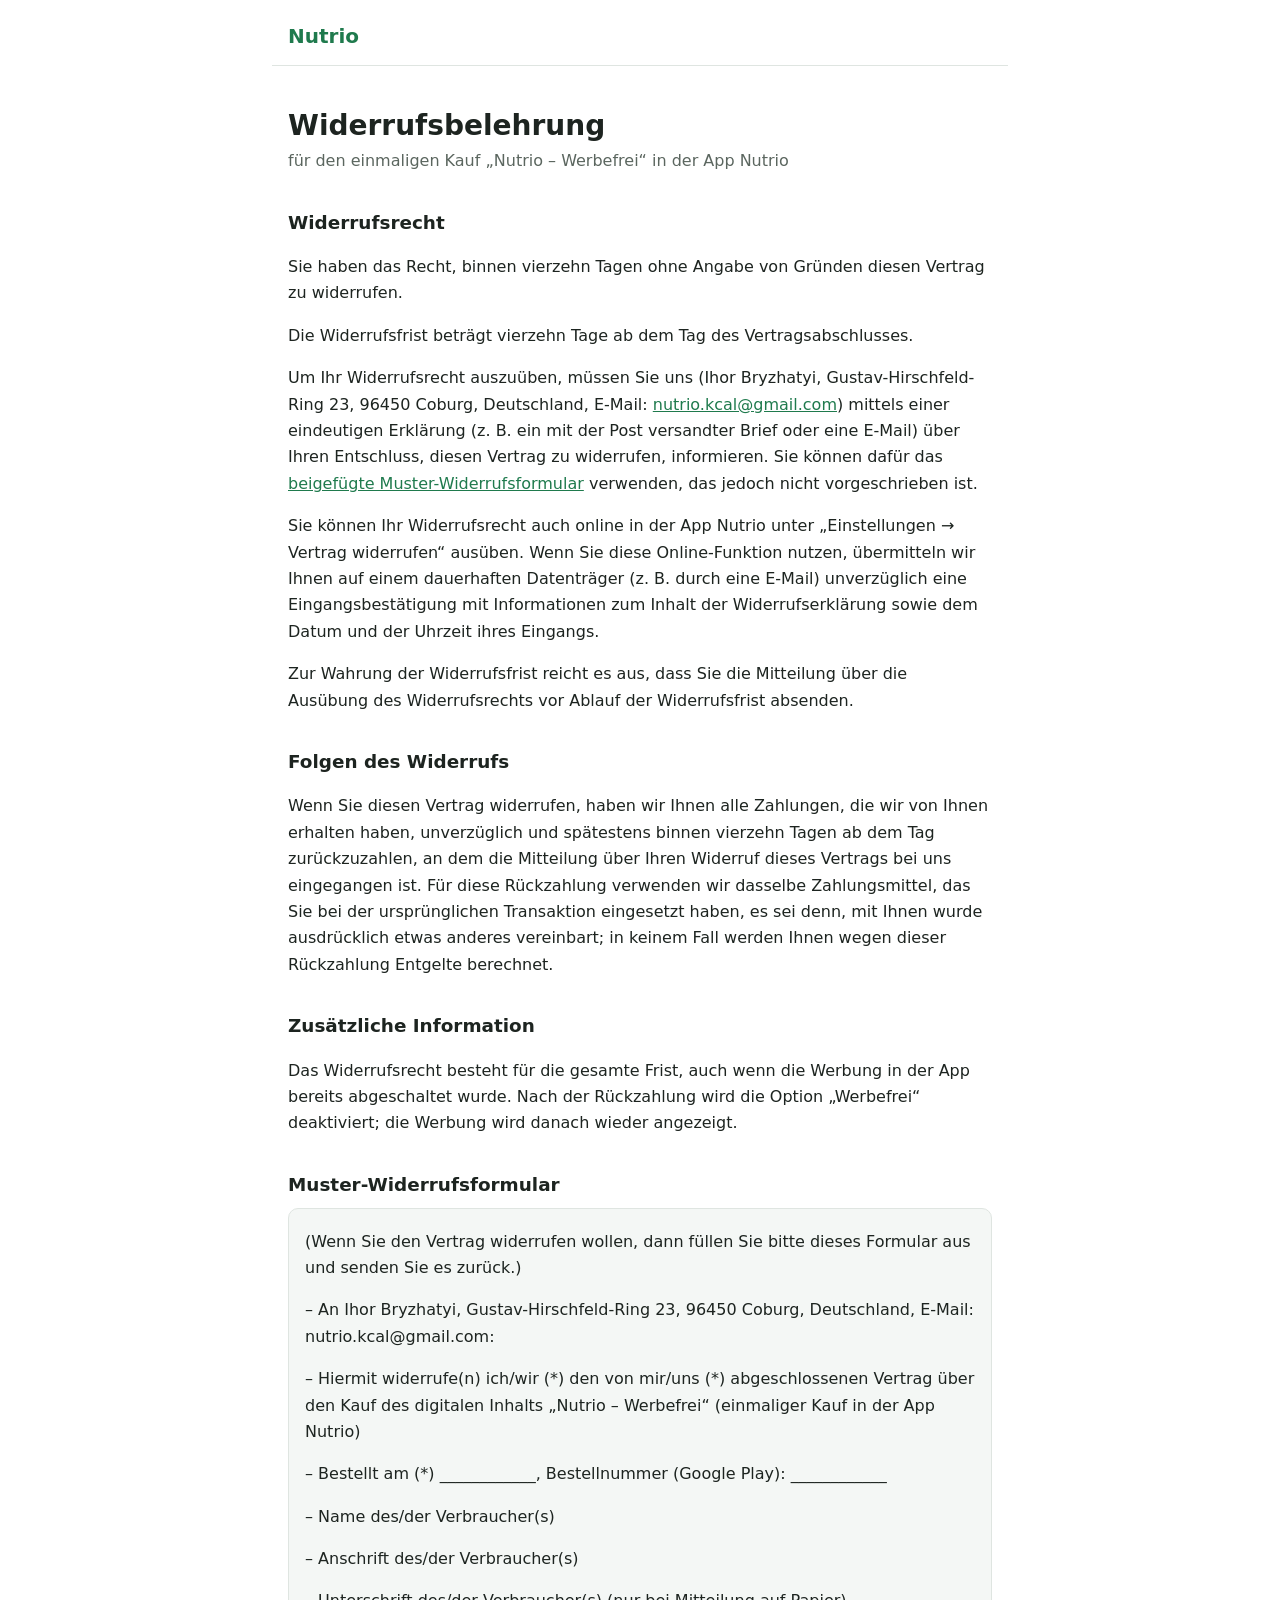
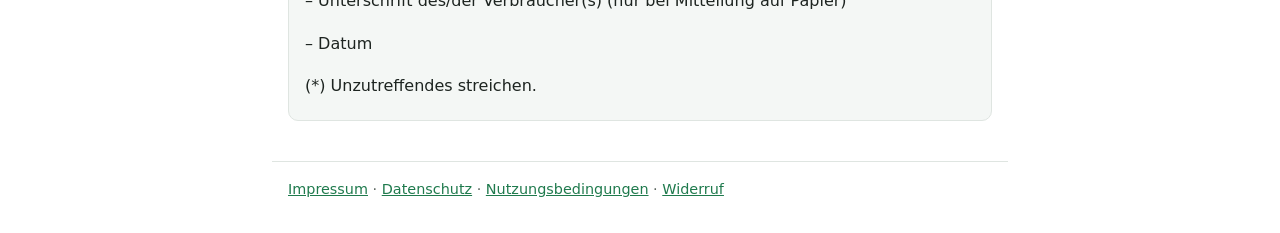
<file: widerruf.html>
<!doctype html>
<html lang="de">
<head>
<meta charset="utf-8">
<meta name="viewport" content="width=device-width, initial-scale=1">
<title>Widerrufsbelehrung – Nutrio</title>
<link rel="stylesheet" href="style.css">
</head>
<body>
<header><a class="brand" href="index.html">Nutrio</a></header>
<main>
<h1>Widerrufsbelehrung</h1>
<p class="stand">für den einmaligen Kauf „Nutrio – Werbefrei“ in der App Nutrio</p>

<h2>Widerrufsrecht</h2>
<p>Sie haben das Recht, binnen vierzehn Tagen ohne Angabe von Gründen diesen Vertrag zu widerrufen.</p>
<p>Die Widerrufsfrist beträgt vierzehn Tage ab dem Tag des Vertragsabschlusses.</p>
<p>Um Ihr Widerrufsrecht auszuüben, müssen Sie uns (Ihor Bryzhatyi, Gustav-Hirschfeld-Ring 23, 96450 Coburg, Deutschland, E-Mail: <a href="mailto:nutrio.kcal@gmail.com">nutrio.kcal@gmail.com</a>) mittels einer eindeutigen Erklärung (z. B. ein mit der Post versandter Brief oder eine E-Mail) über Ihren Entschluss, diesen Vertrag zu widerrufen, informieren. Sie können dafür das <a href="#muster">beigefügte Muster-Widerrufsformular</a> verwenden, das jedoch nicht vorgeschrieben ist.</p>
<p>Sie können Ihr Widerrufsrecht auch online in der App Nutrio unter „Einstellungen → Vertrag widerrufen“ ausüben. Wenn Sie diese Online-Funktion nutzen, übermitteln wir Ihnen auf einem dauerhaften Datenträger (z. B. durch eine E-Mail) unverzüglich eine Eingangsbestätigung mit Informationen zum Inhalt der Widerrufserklärung sowie dem Datum und der Uhrzeit ihres Eingangs.</p>
<p>Zur Wahrung der Widerrufsfrist reicht es aus, dass Sie die Mitteilung über die Ausübung des Widerrufsrechts vor Ablauf der Widerrufsfrist absenden.</p>

<h2>Folgen des Widerrufs</h2>
<p>Wenn Sie diesen Vertrag widerrufen, haben wir Ihnen alle Zahlungen, die wir von Ihnen erhalten haben, unverzüglich und spätestens binnen vierzehn Tagen ab dem Tag zurückzuzahlen, an dem die Mitteilung über Ihren Widerruf dieses Vertrags bei uns eingegangen ist. Für diese Rückzahlung verwenden wir dasselbe Zahlungsmittel, das Sie bei der ursprünglichen Transaktion eingesetzt haben, es sei denn, mit Ihnen wurde ausdrücklich etwas anderes vereinbart; in keinem Fall werden Ihnen wegen dieser Rückzahlung Entgelte berechnet.</p>

<h2>Zusätzliche Information</h2>
<p>Das Widerrufsrecht besteht für die gesamte Frist, auch wenn die Werbung in der App bereits abgeschaltet wurde. Nach der Rückzahlung wird die Option „Werbefrei“ deaktiviert; die Werbung wird danach wieder angezeigt.</p>

<h2 id="muster">Muster-Widerrufsformular</h2>
<div class="box">
<p>(Wenn Sie den Vertrag widerrufen wollen, dann füllen Sie bitte dieses Formular aus und senden Sie es zurück.)</p>
<p>– An Ihor Bryzhatyi, Gustav-Hirschfeld-Ring 23, 96450 Coburg, Deutschland, E-Mail: nutrio.kcal@gmail.com:</p>
<p>– Hiermit widerrufe(n) ich/wir (*) den von mir/uns (*) abgeschlossenen Vertrag über den Kauf des digitalen Inhalts „Nutrio – Werbefrei“ (einmaliger Kauf in der App Nutrio)</p>
<p>– Bestellt am (*) ____________, Bestellnummer (Google Play): ____________</p>
<p>– Name des/der Verbraucher(s)</p>
<p>– Anschrift des/der Verbraucher(s)</p>
<p>– Unterschrift des/der Verbraucher(s) (nur bei Mitteilung auf Papier)</p>
<p>– Datum</p>
<p>(*) Unzutreffendes streichen.</p>
</div>

</main>
<footer>
<nav><a href="impressum.html">Impressum</a> · <a href="datenschutz.html">Datenschutz</a> · <a href="nutzungsbedingungen.html">Nutzungsbedingungen</a> · <a href="widerruf.html">Widerruf</a></nav>
</footer>
</body>
</html>
</file>
<file: style.css>
:root{--bg:#fff;--fg:#1d2420;--muted:#5b665f;--accent:#1f7a4d;--line:#dfe5e1;--box:#f4f7f5}
@media (prefers-color-scheme:dark){:root{--bg:#121714;--fg:#e6ece8;--muted:#9aa6a0;--accent:#6fcf9b;--line:#2a332e;--box:#1a211d}}
*{box-sizing:border-box}
html{-webkit-text-size-adjust:100%}
body{margin:0;background:var(--bg);color:var(--fg);font:16px/1.65 system-ui,-apple-system,"Segoe UI",Roboto,sans-serif}
header,main,footer{max-width:46rem;margin:0 auto;padding:0 16px}
header{padding-top:20px;padding-bottom:12px;border-bottom:1px solid var(--line)}
.brand{font-weight:700;font-size:1.25rem;color:var(--accent);text-decoration:none}
main{padding-top:8px;padding-bottom:40px}
h1{font-size:1.75rem;line-height:1.25;margin:1.2em 0 .2em}
h2{font-size:1.15rem;margin:1.8em 0 .4em}
.stand{color:var(--muted);margin-top:0}
a{color:var(--accent)}
p,li{overflow-wrap:anywhere}
ul{padding-left:1.2em}
ul.links{list-style:none;padding:0}
ul.links li{margin:.5em 0}
ul.links a{display:block;padding:12px 14px;border:1px solid var(--line);border-radius:10px;text-decoration:none;background:var(--box)}
.box{background:var(--box);border:1px solid var(--line);border-radius:10px;padding:4px 16px}
footer{border-top:1px solid var(--line);padding-top:16px;padding-bottom:32px;color:var(--muted);font-size:.9rem}
footer nav a{white-space:nowrap}
</file>
